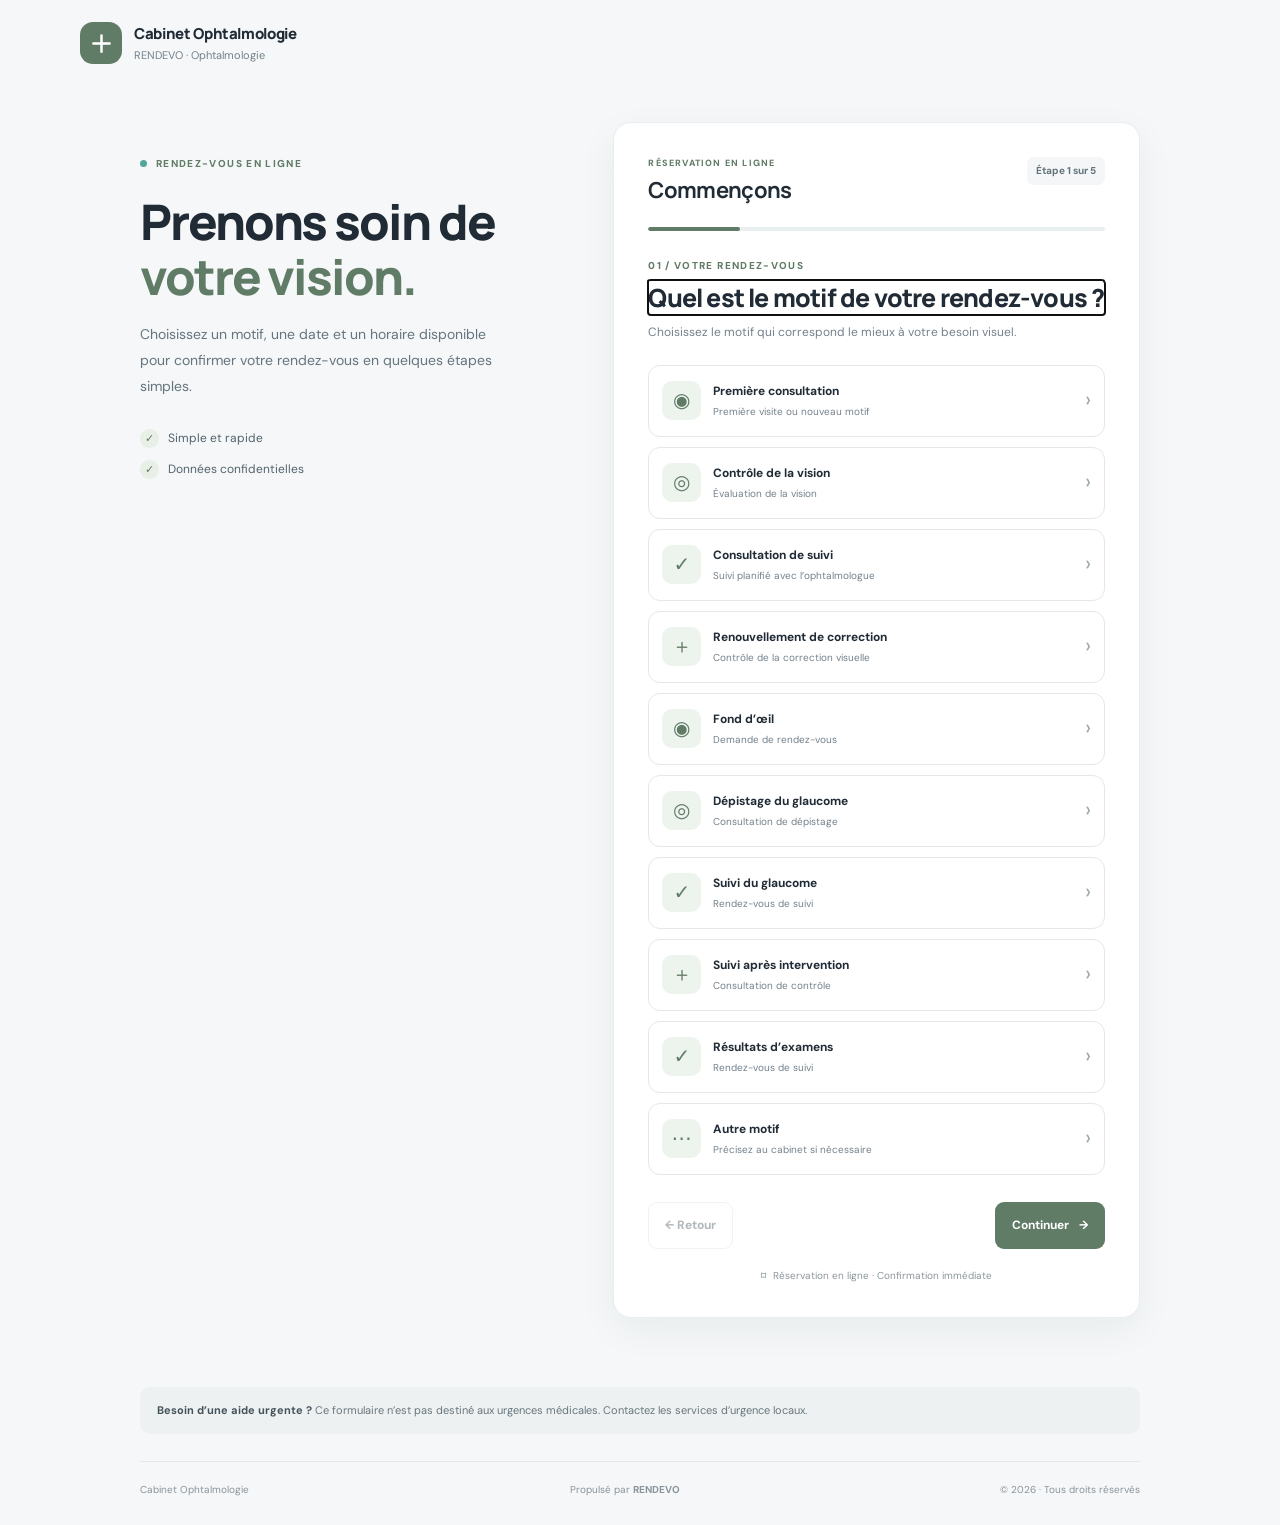
<file: index.html>
<!doctype html>
<html lang="fr">
<head>
  <meta charset="utf-8">
  <meta name="viewport" content="width=device-width, initial-scale=1">
  <meta name="theme-color" content="#f7f8fa">
  <meta name="description" content="Prenez rendez-vous auprès de votre cabinet d’ophtalmologie en quelques étapes simples.">
  <title>Prendre rendez-vous | Cabinet Ophtalmologie</title>
  <link rel="preconnect" href="https://fonts.googleapis.com">
  <link rel="preconnect" href="https://fonts.gstatic.com" crossorigin>
  <link href="https://fonts.googleapis.com/css2?family=DM+Sans:wght@400;500;600;700&family=Manrope:wght@400;500;600;700;800&display=swap" rel="stylesheet">
  <link rel="stylesheet" href="styles.css">
  <script src="config.js" defer></script>
  <script src="app.js" defer></script>
</head>
<body>
  <a class="skip-link" href="#booking">Passer au formulaire</a>
  <header class="site-header">
    <a class="brand" href="./" aria-label="Accueil du cabinet">
      <span class="brand-mark" aria-hidden="true">
        <svg viewBox="0 0 40 40" role="img"><path d="M20 7v26M7 20h26" fill="none" stroke="currentColor" stroke-width="4" stroke-linecap="round"/></svg>
      </span>
      <span class="brand-copy"><strong id="clinic-name">Cabinet Ophtalmologie</strong><small>RENDEVO · Ophtalmologie</small></span>
    </a>
    <a class="header-contact" id="header-phone" href="tel:" aria-label="Appeler le cabinet">
      <span class="contact-icon" aria-hidden="true">↗</span>
      <span><small>Une question ?</small><strong>Nous contacter</strong></span>
    </a>
  </header>

  <main id="booking" class="page-shell">
    <section class="intro" aria-labelledby="page-title">
      <p class="eyebrow"><span class="eyebrow-dot"></span> RENDEZ-VOUS EN LIGNE</p>
      <h1 id="page-title">Prenons soin de<br><span>votre vision.</span></h1>
      <p class="intro-copy">Choisissez un motif, une date et un horaire disponible pour confirmer votre rendez-vous en quelques étapes simples.</p>
      <div class="trust-row">
        <span><span class="trust-check" aria-hidden="true">✓</span> Simple et rapide</span>
        <span><span class="trust-check" aria-hidden="true">✓</span> Données confidentielles</span>
      </div>
    </section>

    <section class="booking-card" aria-labelledby="form-heading">
      <div class="card-topline">
        <div>
          <p class="card-kicker">RÉSERVATION EN LIGNE</p>
          <h2 id="form-heading">Commençons</h2>
        </div>
        <span class="step-counter" id="step-counter">Étape 1 sur 5</span>
      </div>

      <div class="progress-track" role="progressbar" aria-label="Progression du formulaire" aria-valuemin="1" aria-valuemax="5" aria-valuenow="1" id="progress-track">
        <span id="progress-fill"></span>
      </div>

      <div id="form-alert" class="form-alert" role="alert" hidden></div>

      <form id="appointment-form" novalidate>
        <div class="form-step is-active" data-step="1" aria-labelledby="step-title-1">
          <p class="step-label">01 / VOTRE RENDEZ-VOUS</p>
          <h3 id="step-title-1">Quel est le motif de votre rendez-vous ?</h3>
          <p class="step-description">Choisissez le motif qui correspond le mieux à votre besoin visuel.</p>
          <div class="choice-grid" id="service-options">
            <label class="choice-card"><input type="radio" name="service" value="Première consultation ophtalmologique" required><span class="choice-icon" aria-hidden="true">◉</span><span class="choice-text"><strong>Première consultation</strong><small>Première visite ou nouveau motif</small></span><span class="choice-arrow" aria-hidden="true">›</span></label>
            <label class="choice-card"><input type="radio" name="service" value="Contrôle de la vision" required><span class="choice-icon" aria-hidden="true">◎</span><span class="choice-text"><strong>Contrôle de la vision</strong><small>Évaluation de la vision</small></span><span class="choice-arrow" aria-hidden="true">›</span></label>
            <label class="choice-card"><input type="radio" name="service" value="Consultation de suivi" required><span class="choice-icon" aria-hidden="true">✓</span><span class="choice-text"><strong>Consultation de suivi</strong><small>Suivi planifié avec l’ophtalmologue</small></span><span class="choice-arrow" aria-hidden="true">›</span></label>
            <label class="choice-card"><input type="radio" name="service" value="Renouvellement de correction" required><span class="choice-icon" aria-hidden="true">＋</span><span class="choice-text"><strong>Renouvellement de correction</strong><small>Contrôle de la correction visuelle</small></span><span class="choice-arrow" aria-hidden="true">›</span></label>
            <label class="choice-card"><input type="radio" name="service" value="Fond d'œil" required><span class="choice-icon" aria-hidden="true">◉</span><span class="choice-text"><strong>Fond d’œil</strong><small>Demande de rendez-vous</small></span><span class="choice-arrow" aria-hidden="true">›</span></label>
            <label class="choice-card"><input type="radio" name="service" value="Dépistage du glaucome" required><span class="choice-icon" aria-hidden="true">◎</span><span class="choice-text"><strong>Dépistage du glaucome</strong><small>Consultation de dépistage</small></span><span class="choice-arrow" aria-hidden="true">›</span></label>
            <label class="choice-card"><input type="radio" name="service" value="Suivi du glaucome" required><span class="choice-icon" aria-hidden="true">✓</span><span class="choice-text"><strong>Suivi du glaucome</strong><small>Rendez-vous de suivi</small></span><span class="choice-arrow" aria-hidden="true">›</span></label>
            <label class="choice-card"><input type="radio" name="service" value="Suivi après intervention" required><span class="choice-icon" aria-hidden="true">＋</span><span class="choice-text"><strong>Suivi après intervention</strong><small>Consultation de contrôle</small></span><span class="choice-arrow" aria-hidden="true">›</span></label>
            <label class="choice-card"><input type="radio" name="service" value="Résultats d'examens" required><span class="choice-icon" aria-hidden="true">✓</span><span class="choice-text"><strong>Résultats d’examens</strong><small>Rendez-vous de suivi</small></span><span class="choice-arrow" aria-hidden="true">›</span></label>
            <label class="choice-card"><input type="radio" name="service" value="Autre motif" required><span class="choice-icon" aria-hidden="true">⋯</span><span class="choice-text"><strong>Autre motif</strong><small>Précisez au cabinet si nécessaire</small></span><span class="choice-arrow" aria-hidden="true">›</span></label>
          </div>
        </div>

        <div class="form-step" data-step="2" aria-labelledby="step-title-2" hidden>
          <p class="step-label">02 / DATE ET HORAIRE</p>
          <h3 id="step-title-2">Quand êtes-vous disponible ?</h3>
          <p class="step-description">Choisissez une date pour afficher les horaires réellement disponibles.</p>
          <div class="field-group">
            <label for="preferred-date">Date souhaitée <span class="required">*</span></label>
            <input id="preferred-date" name="preferredDate" type="date" required>
            <small class="field-hint">Les dates passées ne sont pas acceptées.</small>
          </div>
          <div class="field-group">
            <label for="preferred-time">Heure disponible <span class="required">*</span></label>
            <select id="preferred-time" name="preferredTime" required disabled>
              <option value="">Choisissez d’abord une date</option>
            </select>
            <small class="field-hint" id="slot-status" aria-live="polite">Choisissez une date pour afficher les heures disponibles.</small>
          </div>
        </div>

        <div class="form-step" data-step="3" aria-labelledby="step-title-3" hidden>
          <p class="step-label">03 / VOS COORDONNÉES</p>
          <h3 id="step-title-3">Comment vous joindre ?</h3>
          <p class="step-description">Ces informations nous permettent de vous recontacter au sujet de votre demande.</p>
          <div class="field-group">
            <label for="full-name">Nom et prénom <span class="required">*</span></label>
            <input id="full-name" name="fullName" type="text" autocomplete="name" placeholder="Ex. Amine Benali" minlength="2" maxlength="100" required>
          </div>
          <div class="field-group">
            <label for="phone">Numéro de téléphone <span class="required">*</span></label>
            <input id="phone" name="phone" type="tel" inputmode="tel" autocomplete="tel" placeholder="Ex. 0550 12 34 56" maxlength="25" required>
            <small class="field-hint">Un numéro algérien ou international valide.</small>
          </div>
          <div class="field-group">
            <label for="email">Adresse e-mail <span class="required">*</span></label>
            <input id="email" name="email" type="email" autocomplete="email" placeholder="vous@exemple.com" maxlength="150" required>
          </div>
        </div>

        <div class="form-step" data-step="4" aria-labelledby="step-title-4" hidden>
          <p class="step-label">04 / INFORMATIONS COMPLÉMENTAIRES</p>
          <h3 id="step-title-4">Souhaitez-vous ajouter quelque chose ?</h3>
          <p class="step-description">Ne partagez pas de détails médicaux sensibles dans ce champ.</p>
          <div class="field-group">
            <label for="notes">Message au cabinet <span class="optional">(facultatif)</span></label>
            <textarea id="notes" name="notes" rows="5" maxlength="1000" placeholder="Une précision utile pour organiser votre rendez-vous…"></textarea>
            <div class="field-footer"><small class="field-hint">1 000 caractères maximum.</small><small id="notes-count">0 / 1000</small></div>
          </div>
          <div class="privacy-note"><span aria-hidden="true">⌑</span><p>Vos informations sont utilisées uniquement pour traiter votre demande de rendez-vous.</p></div>
        </div>

        <div class="form-step" data-step="5" aria-labelledby="step-title-5" hidden>
          <p class="step-label">05 / VÉRIFICATION</p>
          <h3 id="step-title-5">Confirmez votre rendez-vous</h3>
          <p class="step-description">Vérifiez vos informations et l’heure choisie avant de confirmer.</p>
          <dl class="review-list" id="review-list"></dl>
          <label class="consent-row"><input type="checkbox" id="privacy-consent" name="privacyConsent" required><span>J’accepte que le cabinet utilise ces informations pour traiter ma demande de rendez-vous. <span class="required">*</span></span></label>
          <p class="disclaimer">Votre créneau sera réservé immédiatement si les informations sont valides et que la disponibilité n’a pas changé.</p>
        </div>

        <div class="form-actions" id="form-actions">
          <button class="button button-secondary" id="back-button" type="button" disabled>← Retour</button>
          <button class="button button-primary" id="next-button" type="button">Continuer <span aria-hidden="true">→</span></button>
          <button class="button button-primary" id="submit-button" type="submit" hidden>Confirmer mon rendez-vous <span aria-hidden="true">→</span></button>
        </div>
        <p class="secure-footnote"><span aria-hidden="true">⌑</span> Réservation en ligne · Confirmation immédiate</p>
      </form>

      <section id="success-panel" class="success-panel" aria-labelledby="success-title" hidden>
        <div class="success-symbol" aria-hidden="true">✓</div>
        <p class="card-kicker">RÉSERVATION CONFIRMÉE</p>
        <h3 id="success-title">Votre rendez-vous est confirmé.</h3>
        <p id="success-message">Votre rendez-vous est confirmé. Conservez votre référence de réservation.</p>
        <p class="reference-line" id="request-reference" hidden></p>
        <button class="button button-secondary" id="new-request-button" type="button">Faire une nouvelle demande</button>
      </section>
    </section>
    <p class="emergency-note"><strong>Besoin d’une aide urgente ?</strong> Ce formulaire n’est pas destiné aux urgences médicales. Contactez les services d’urgence locaux.</p>
  </main>

  <footer class="site-footer">
    <span id="footer-clinic-name">Cabinet Ophtalmologie</span>
    <span>Propulsé par <strong>RENDEVO</strong></span>
    <span>© <span id="current-year"></span> · Tous droits réservés</span>
  </footer>
</body>
</html>
</file>
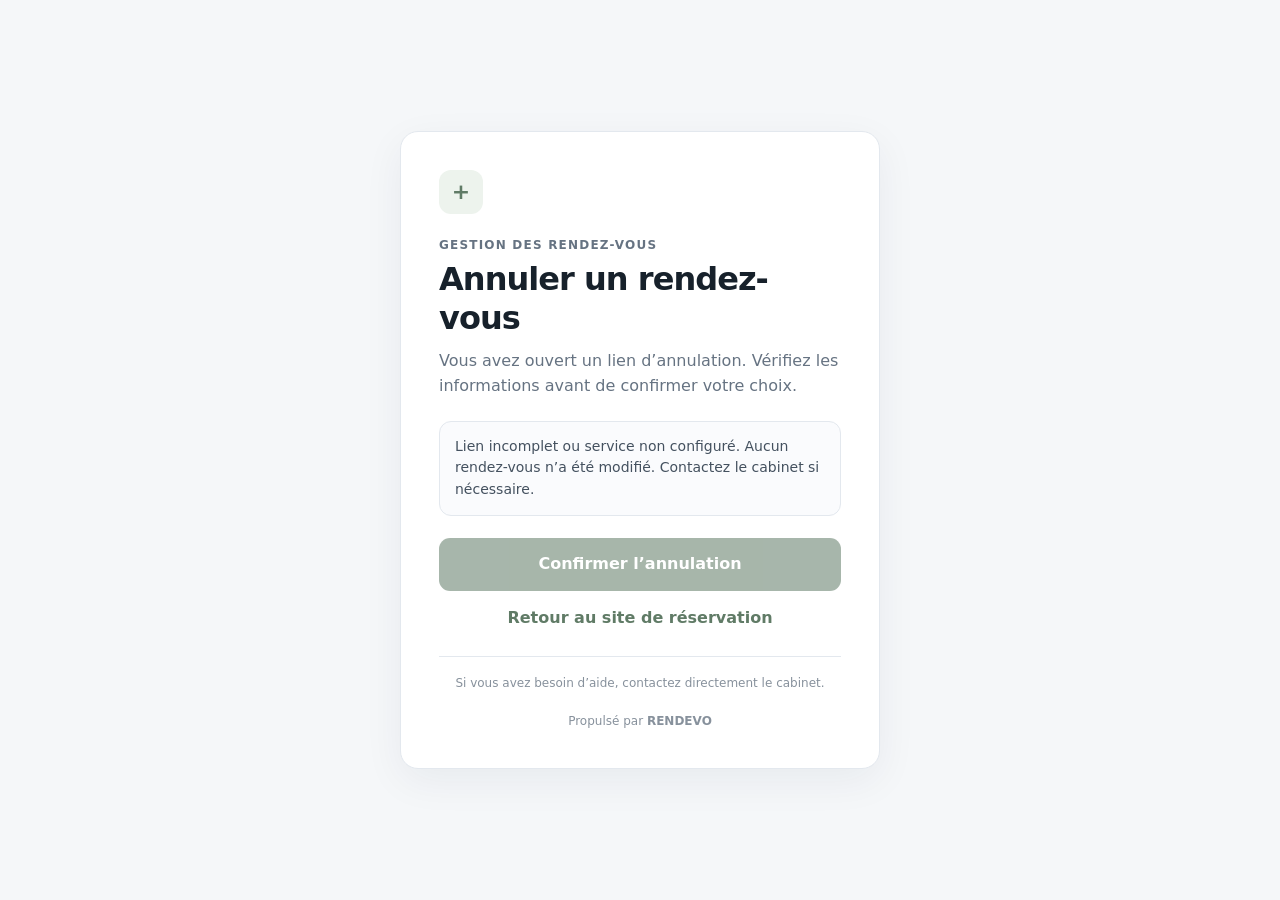
<file: cancel.html>
<!doctype html>
<html lang="fr">
<head>
  <meta charset="utf-8">
  <meta name="viewport" content="width=device-width, initial-scale=1">
  <meta name="theme-color" content="#f7f8fa">
  <title>Annulation de rendez-vous</title>
  <style>
    :root{color-scheme:light;--ink:#17212b;--muted:#667382;--line:#e3e8ee;--paper:#fff;--bg:#f5f7f9;--accent:#607b66;--soft:#edf3ed}
    *{box-sizing:border-box}
    body{margin:0;min-height:100vh;background:var(--bg);color:var(--ink);font:16px/1.55 system-ui,-apple-system,BlinkMacSystemFont,"Segoe UI",sans-serif;display:grid;place-items:center;padding:24px}
    main{width:min(100%,480px);background:var(--paper);border:1px solid var(--line);border-radius:18px;padding:clamp(24px,6vw,38px);box-shadow:0 12px 40px rgba(20,40,60,.06)}
    .mark{width:44px;height:44px;border-radius:12px;background:var(--soft);display:grid;place-items:center;color:var(--accent);font-size:22px;font-weight:700}
    .eyebrow{margin:22px 0 6px;color:var(--muted);font-size:12px;font-weight:700;letter-spacing:.1em;text-transform:uppercase}
    h1{font-size:clamp(25px,6vw,32px);line-height:1.2;letter-spacing:-.03em;margin:0 0 12px}
    p{margin:0 0 16px;color:var(--muted)}
    .notice{margin:22px 0;padding:14px 15px;border:1px solid var(--line);border-radius:12px;background:#fafbfd;color:#44515f;font-size:14px}
    button{width:100%;border:0;border-radius:11px;padding:14px 18px;background:var(--accent);color:white;font:inherit;font-weight:650;cursor:pointer}
    button:disabled{opacity:.55;cursor:not-allowed}
    .secondary{display:block;margin-top:15px;text-align:center;color:var(--accent);font-weight:600;text-decoration:none}
    .status{margin-top:16px;font-size:14px;color:var(--muted);overflow-wrap:anywhere}
    .hidden{display:none}
    footer{margin-top:26px;border-top:1px solid var(--line);padding-top:17px;color:#87919c;font-size:12px;text-align:center}
  </style>
</head>
<body>
  <main>
    <div class="mark" aria-hidden="true">+</div>
    <div class="eyebrow">Gestion des rendez-vous</div>
    <h1>Annuler un rendez-vous</h1>
    <p>Vous avez ouvert un lien d’annulation. Vérifiez les informations avant de confirmer votre choix.</p>
    <div class="notice" id="notice" role="status">La vérification sécurisée de ce lien n’est pas encore activée. Votre rendez-vous n’a pas été modifié.</div>
    <button id="cancelButton" type="button" disabled>Confirmer l’annulation</button>
    <a class="secondary" href="./index.html">Retour au site de réservation</a>
    <p class="status" id="status" aria-live="polite"></p>
    <footer>Si vous avez besoin d’aide, contactez directement le cabinet.<br><br>Propulsé par <strong>RENDEVO</strong></footer>
  </main>
  <script src="./config.js"></script>
  <script>
    // The server verifies the one-time token; a booking reference alone is never enough.
    (function () {
      const notice = document.getElementById("notice");
      const button = document.getElementById("cancelButton");
      const status = document.getElementById("status");
      const params = new URLSearchParams(window.location.search);
      const reference = params.get("ref");
      const token = params.get("token");

      const endpoint = window.BOOKING_CONFIG && window.BOOKING_CONFIG.appsScriptUrl;
      if (!reference || !token || !endpoint) {
        notice.textContent = "Lien incomplet ou service non configuré. Aucun rendez-vous n’a été modifié. Contactez le cabinet si nécessaire.";
        button.disabled = true;
      } else {
        notice.textContent = "Référence : " + reference + ". Si vous confirmez, le rendez-vous sera annulé et le lien ne pourra plus être réutilisé.";
        button.disabled = false;
      }
      button.addEventListener("click", async function () {
        if (!reference || !token || !endpoint || button.disabled) return;
        const accepted = window.confirm("Confirmez-vous l’annulation de ce rendez-vous ? Cette action ne peut pas être annulée ici.");
        if (!accepted) return;
        button.disabled = true;
        button.textContent = "Annulation en cours…";
        status.textContent = "";
        try {
          const response = await fetch(endpoint, {
            method: "POST",
            redirect: "follow",
            headers: { "Content-Type": "text/plain;charset=utf-8" },
            body: JSON.stringify({ action: "cancel", reference: reference, token: token })
          });
          if (!response.ok) throw new Error("Le service est temporairement indisponible.");
          const result = await response.json();
          if (!result || result.success !== true) throw new Error(result && result.message ? result.message : "L’annulation n’a pas abouti.");
          notice.textContent = result.message || "Votre rendez-vous a été annulé.";
          button.textContent = "Rendez-vous annulé";
          status.textContent = "Vous pouvez fermer cette page.";
        } catch (error) {
          button.disabled = false;
          button.textContent = "Réessayer l’annulation";
          status.textContent = (error && error.message ? error.message : "Erreur de connexion.") + " Si le problème persiste, contactez le cabinet. Vérifiez le statut dans le tableau avant de réessayer.";
        }
      });
    })();
  </script>
</body>
</html>
</file>
<file: styles.css>
:root {
  color-scheme: light;
  --ink: #202b35;
  --muted: #74818b;
  --line: #e2e8eb;
  --paper: #ffffff;
  --canvas: #f5f7f8;
  --teal: #607b66;
  --teal-dark: #49634f;
  --teal-soft: #edf3ed;
  --danger: #b42318;
  --radius: 18px;
  font-family: "DM Sans", system-ui, -apple-system, BlinkMacSystemFont, "Segoe UI", sans-serif;
  font-synthesis: none;
  text-rendering: optimizeLegibility;
  -webkit-font-smoothing: antialiased;
  -moz-osx-font-smoothing: grayscale;
}
* { box-sizing: border-box; }
html { min-width: 320px; background: var(--canvas); scroll-behavior: auto; }
body { margin: 0; color: var(--ink); background: var(--canvas); font-size: 15px; line-height: 1.55; }
button, input, textarea, select { font: inherit; }
button, a, input, textarea, select { -webkit-tap-highlight-color: transparent; }
a { color: inherit; }
button:focus-visible, a:focus-visible, input:focus-visible, textarea:focus-visible, select:focus-visible { outline: 3px solid #b8cdb9; outline-offset: 3px; }
[hidden] { display: none !important; }
.skip-link { position: absolute; z-index: 10; top: 8px; left: 8px; padding: 10px 14px; transform: translateY(-150%); background: white; border: 1px solid var(--line); border-radius: 8px; }
.skip-link:focus { transform: translateY(0); }
.site-header { width: min(1120px, calc(100% - 48px)); margin: 0 auto; min-height: 86px; display: flex; align-items: center; justify-content: space-between; gap: 20px; }
.brand { display: inline-flex; align-items: center; gap: 12px; text-decoration: none; min-width: 0; }
.brand-mark { width: 42px; height: 42px; display: grid; place-items: center; color: white; background: var(--teal); border-radius: 13px; flex: 0 0 auto; }
.brand-mark svg { width: 25px; height: 25px; }
.brand-copy { display: flex; flex-direction: column; line-height: 1.3; }
.brand-copy strong { font-family: Manrope, sans-serif; font-size: 15px; font-weight: 800; letter-spacing: -.35px; }
.brand-copy small { margin-top: 4px; color: var(--muted); font-size: 11px; }
.header-contact { display: flex; align-items: center; gap: 10px; text-decoration: none; }
.contact-icon { width: 37px; height: 37px; display: grid; place-items: center; border: 1px solid var(--line); border-radius: 50%; color: var(--teal); background: white; font-size: 18px; }
.header-contact span:last-child { display: flex; flex-direction: column; line-height: 1.35; }
.header-contact small { color: var(--muted); font-size: 11px; }
.header-contact strong { font-size: 12px; font-weight: 700; }
.page-shell { width: min(1000px, calc(100% - 40px)); margin: 36px auto 0; display: grid; grid-template-columns: minmax(0, .86fr) minmax(0, 1.14fr); align-items: start; gap: clamp(30px, 6vw, 76px); }
.intro { padding-top: 34px; }
.eyebrow, .card-kicker, .step-label { margin: 0; color: var(--teal); font-size: 10px; font-weight: 800; letter-spacing: 1.35px; }
.eyebrow { display: flex; align-items: center; gap: 9px; }
.eyebrow-dot { width: 7px; height: 7px; border-radius: 50%; background: #53a69c; }
h1, h2, h3, p { overflow-wrap: anywhere; }
h1 { margin: 22px 0 18px; font-family: Manrope, sans-serif; font-size: clamp(34px, 4.3vw, 49px); font-weight: 800; letter-spacing: -2.1px; line-height: 1.13; }
h1 span { color: var(--teal); }
.intro-copy { max-width: 360px; margin: 0; color: #66747e; font-size: 14px; line-height: 1.85; }
.trust-row { display: flex; flex-direction: column; gap: 12px; margin-top: 29px; color: #53636d; font-size: 12px; }
.trust-row > span { display: flex; align-items: center; gap: 9px; }
.trust-check { display: grid; place-items: center; width: 19px; height: 19px; border-radius: 50%; background: #e7efe6; color: var(--teal); font-size: 11px; font-weight: 800; }
.booking-card { min-width: 0; padding: clamp(22px, 3.4vw, 34px); background: var(--paper); border: 1px solid #e9edef; border-radius: var(--radius); box-shadow: 0 12px 38px rgba(25, 48, 56, .055); }
.card-topline { display: flex; justify-content: space-between; align-items: flex-start; gap: 12px; }
.card-kicker { font-size: 9px; letter-spacing: 1.2px; }
.card-topline h2 { margin: 5px 0 0; font-family: Manrope, sans-serif; font-size: 22px; line-height: 1.3; letter-spacing: -.65px; }
.step-counter { flex: 0 0 auto; padding: 6px 9px; color: #63737c; background: #f4f6f7; border-radius: 7px; font-size: 10px; font-weight: 700; }
.progress-track { height: 4px; margin: 22px 0 27px; overflow: hidden; background: #e9eeee; border-radius: 99px; }
.progress-track span { display: block; width: 20%; height: 100%; background: var(--teal); border-radius: inherit; }
.form-step h3, .success-panel h3 { margin: 9px 0 7px; font-family: Manrope, sans-serif; font-size: clamp(21px, 2.7vw, 25px); font-weight: 800; letter-spacing: -.8px; line-height: 1.3; }
.step-description { margin: 0 0 22px; color: var(--muted); font-size: 12px; line-height: 1.75; }
.choice-grid { display: grid; gap: 10px; }
.choice-card { position: relative; display: flex; align-items: center; gap: 12px; min-height: 72px; padding: 13px; border: 1px solid var(--line); border-radius: 12px; cursor: pointer; transition: border-color .12s ease, background-color .12s ease; }
.choice-card:has(input:checked) { border-color: var(--teal); background: #f5f8f3; box-shadow: inset 0 0 0 1px var(--teal); }
.choice-card:focus-within { outline: 3px solid #d3e1d1; outline-offset: 2px; }
.choice-card input { position: absolute; opacity: 0; pointer-events: none; }
.choice-icon { display: grid; place-items: center; width: 39px; height: 39px; flex: 0 0 auto; color: var(--teal); background: var(--teal-soft); border-radius: 10px; font-size: 20px; }
.choice-text { display: flex; min-width: 0; flex: 1; flex-direction: column; gap: 3px; }
.choice-text strong { font-size: 12px; font-weight: 700; }
.choice-text small { color: var(--muted); font-size: 10px; }
.choice-arrow { color: #9aa7ad; font-size: 22px; }
.field-group { display: flex; flex-direction: column; gap: 8px; margin: 0 0 20px; }
.field-group > label, .fieldset-reset legend { color: #35434c; font-size: 12px; font-weight: 700; }
.required { color: #bd5149; }
.optional { color: #89949b; font-size: 10px; font-weight: 500; }
.field-group input, .field-group textarea, .field-group select { width: 100%; min-width: 0; padding: 13px 14px; color: var(--ink); background: #fff; border: 1px solid #dce4e7; border-radius: 9px; outline: none; font-size: 13px; }
.field-group input, .field-group select { min-height: 47px; }
.field-group textarea { min-height: 115px; resize: vertical; }
.field-group input::placeholder, .field-group textarea::placeholder { color: #a3adb2; }
.field-group input:focus, .field-group textarea:focus, .field-group select:focus { border-color: var(--teal); box-shadow: 0 0 0 3px #edf3ed; }
.field-group select:disabled { color: #89949b; background: #f8fafb; cursor: wait; }
.field-hint { color: #89949b; font-size: 10px; }
.fieldset-reset { min-width: 0; padding: 0; border: 0; }
.fieldset-reset legend { margin-bottom: 10px; }
.time-grid { display: grid; grid-template-columns: repeat(3, minmax(0, 1fr)); gap: 8px; }
.time-option { cursor: pointer; }
.time-option input { position: absolute; opacity: 0; }
.time-option span { display: grid; min-height: 46px; place-items: center; padding: 8px 4px; border: 1px solid var(--line); border-radius: 9px; color: #52616a; font-size: 10px; text-align: center; }
.time-option input:checked + span { border-color: var(--teal); color: var(--teal-dark); background: var(--teal-soft); font-weight: 700; }
.time-option input:focus-visible + span { outline: 3px solid #b8cdb9; outline-offset: 2px; }
.field-footer { display: flex; justify-content: space-between; gap: 12px; }
.field-footer > small:last-child { color: #89949b; font-size: 10px; }
.privacy-note { display: flex; align-items: flex-start; gap: 11px; padding: 13px; background: #f5f8f8; border-radius: 10px; color: #66747e; }
.privacy-note > span { color: var(--teal); font-size: 18px; line-height: 1; }
.privacy-note p { margin: 0; font-size: 10px; line-height: 1.7; }
.form-actions { display: flex; justify-content: space-between; gap: 12px; margin-top: 27px; }
.button { display: inline-flex; justify-content: center; align-items: center; gap: 10px; min-height: 47px; padding: 11px 16px; border: 1px solid transparent; border-radius: 9px; cursor: pointer; font-size: 12px; font-weight: 700; }
.button:disabled { cursor: not-allowed; opacity: .42; }
.button-primary { color: white; background: var(--teal); }
.button-primary:hover:not(:disabled) { background: var(--teal-dark); }
.button-secondary { color: #485760; background: white; border-color: #dce4e7; }
.button-secondary:hover:not(:disabled) { background: #f6f8f8; }
.secure-footnote { display: flex; justify-content: center; align-items: center; gap: 7px; margin: 19px 0 0; color: #8b969c; font-size: 10px; text-align: center; }
.secure-footnote span { color: var(--teal); }
.form-alert { margin: 0 0 18px; padding: 11px 13px; color: #8e241c; background: #fff1f0; border: 1px solid #f3cfcc; border-radius: 9px; font-size: 12px; }
.review-list { margin: 0 0 22px; border-top: 1px solid var(--line); }
.review-row { display: grid; grid-template-columns: minmax(95px, .8fr) minmax(0, 1.2fr); gap: 12px; padding: 12px 0; border-bottom: 1px solid var(--line); }
.review-row dt { color: var(--muted); font-size: 11px; }
.review-row dd { margin: 0; color: #34434b; font-size: 11px; font-weight: 700; overflow-wrap: anywhere; }
.consent-row { display: flex; align-items: flex-start; gap: 10px; color: #5d6a72; font-size: 11px; line-height: 1.7; cursor: pointer; }
.consent-row input { flex: 0 0 auto; width: 17px; height: 17px; margin-top: 2px; accent-color: var(--teal); }
.disclaimer { margin: 15px 0 0; padding-left: 12px; border-left: 2px solid #b9cdb9; color: #78858c; font-size: 10px; line-height: 1.7; }
.success-panel { padding: 20px 0 2px; text-align: center; }
.success-symbol { display: grid; place-items: center; width: 54px; height: 54px; margin: 0 auto 18px; border-radius: 50%; color: var(--teal); background: var(--teal-soft); font-size: 25px; font-weight: 700; }
.success-panel > p:not(.card-kicker) { color: var(--muted); font-size: 12px; line-height: 1.8; }
.success-panel .button { width: 100%; margin-top: 14px; }
.reference-line { padding: 9px; border-radius: 7px; background: #f4f7f7; font-weight: 700; }
.emergency-note { grid-column: 1 / -1; margin: -7px 0 0; padding: 14px 17px; color: #68767d; background: #edf1f2; border-radius: 10px; font-size: 11px; line-height: 1.7; }
.emergency-note strong { color: #44525a; }
.site-footer { width: min(1000px, calc(100% - 40px)); display: flex; justify-content: space-between; gap: 15px; margin: 27px auto 0; padding: 20px 0 28px; border-top: 1px solid #e3e8ea; color: #89949b; font-size: 10px; }
@media (max-width: 760px) {
  .site-header { width: calc(100% - 32px); min-height: 72px; }
  .brand-mark { width: 38px; height: 38px; }
  .page-shell { width: min(520px, calc(100% - 28px)); grid-template-columns: minmax(0, 1fr); gap: 23px; margin-top: 18px; }
  .intro { padding-top: 8px; }
  h1 { margin: 15px 0 11px; font-size: clamp(34px, 8vw, 43px); letter-spacing: -1.7px; }
  .intro-copy { max-width: 470px; font-size: 13px; }
  .trust-row { flex-direction: row; flex-wrap: wrap; gap: 10px 18px; margin-top: 16px; }
  .booking-card { padding: 22px 19px; }
  .emergency-note { margin-top: -5px; }
  .site-footer { width: calc(100% - 32px); }
}
@media (max-width: 420px) {
  .header-contact { gap: 7px; }
  .contact-icon { width: 33px; height: 33px; }
  .header-contact small { font-size: 10px; }
  .header-contact strong { font-size: 11px; }
  .brand-copy strong { font-size: 13px; }
  .brand-copy small { font-size: 10px; }
  .time-grid { grid-template-columns: 1fr; }
  .time-option span { min-height: 42px; }
  .form-actions { gap: 8px; }
  .button { padding: 10px 12px; }
}
@media (prefers-reduced-motion: reduce) {
  *, *::before, *::after { scroll-behavior: auto !important; transition-duration: 0s !important; }
}
</file>
